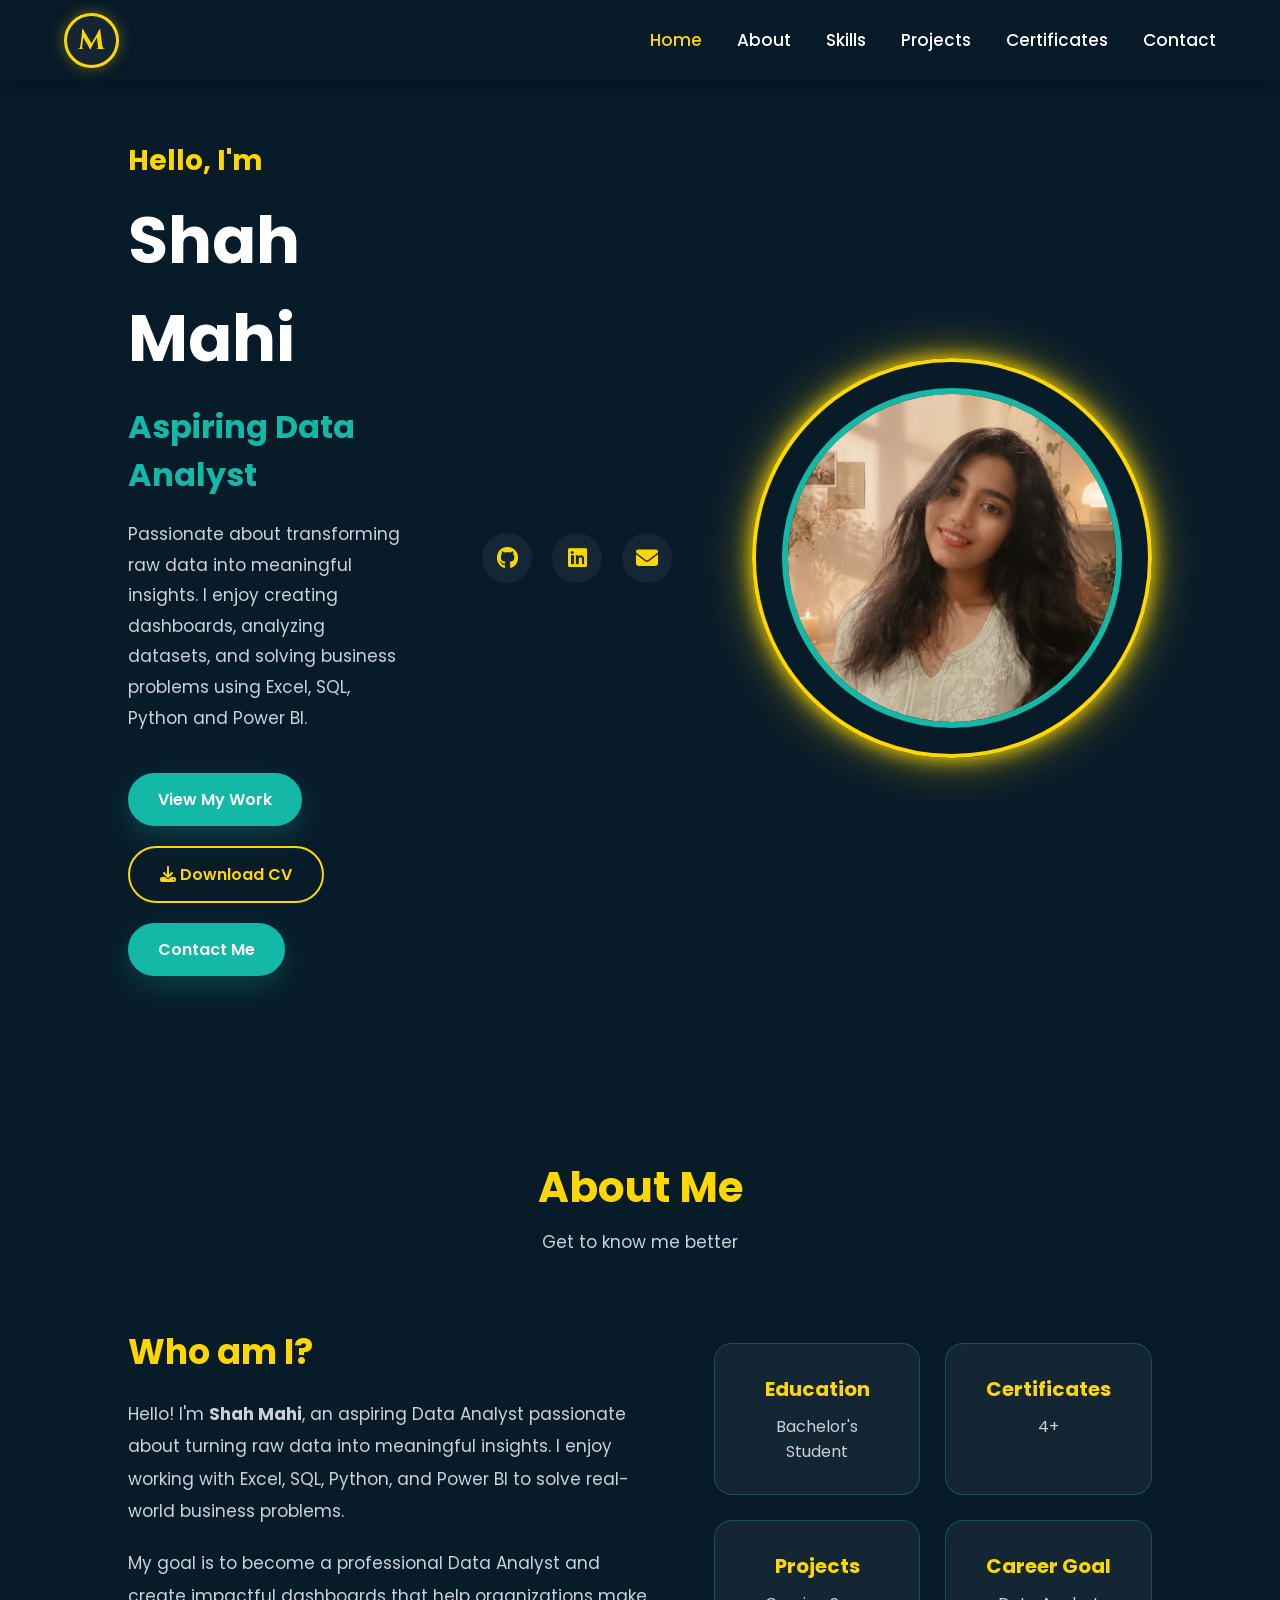
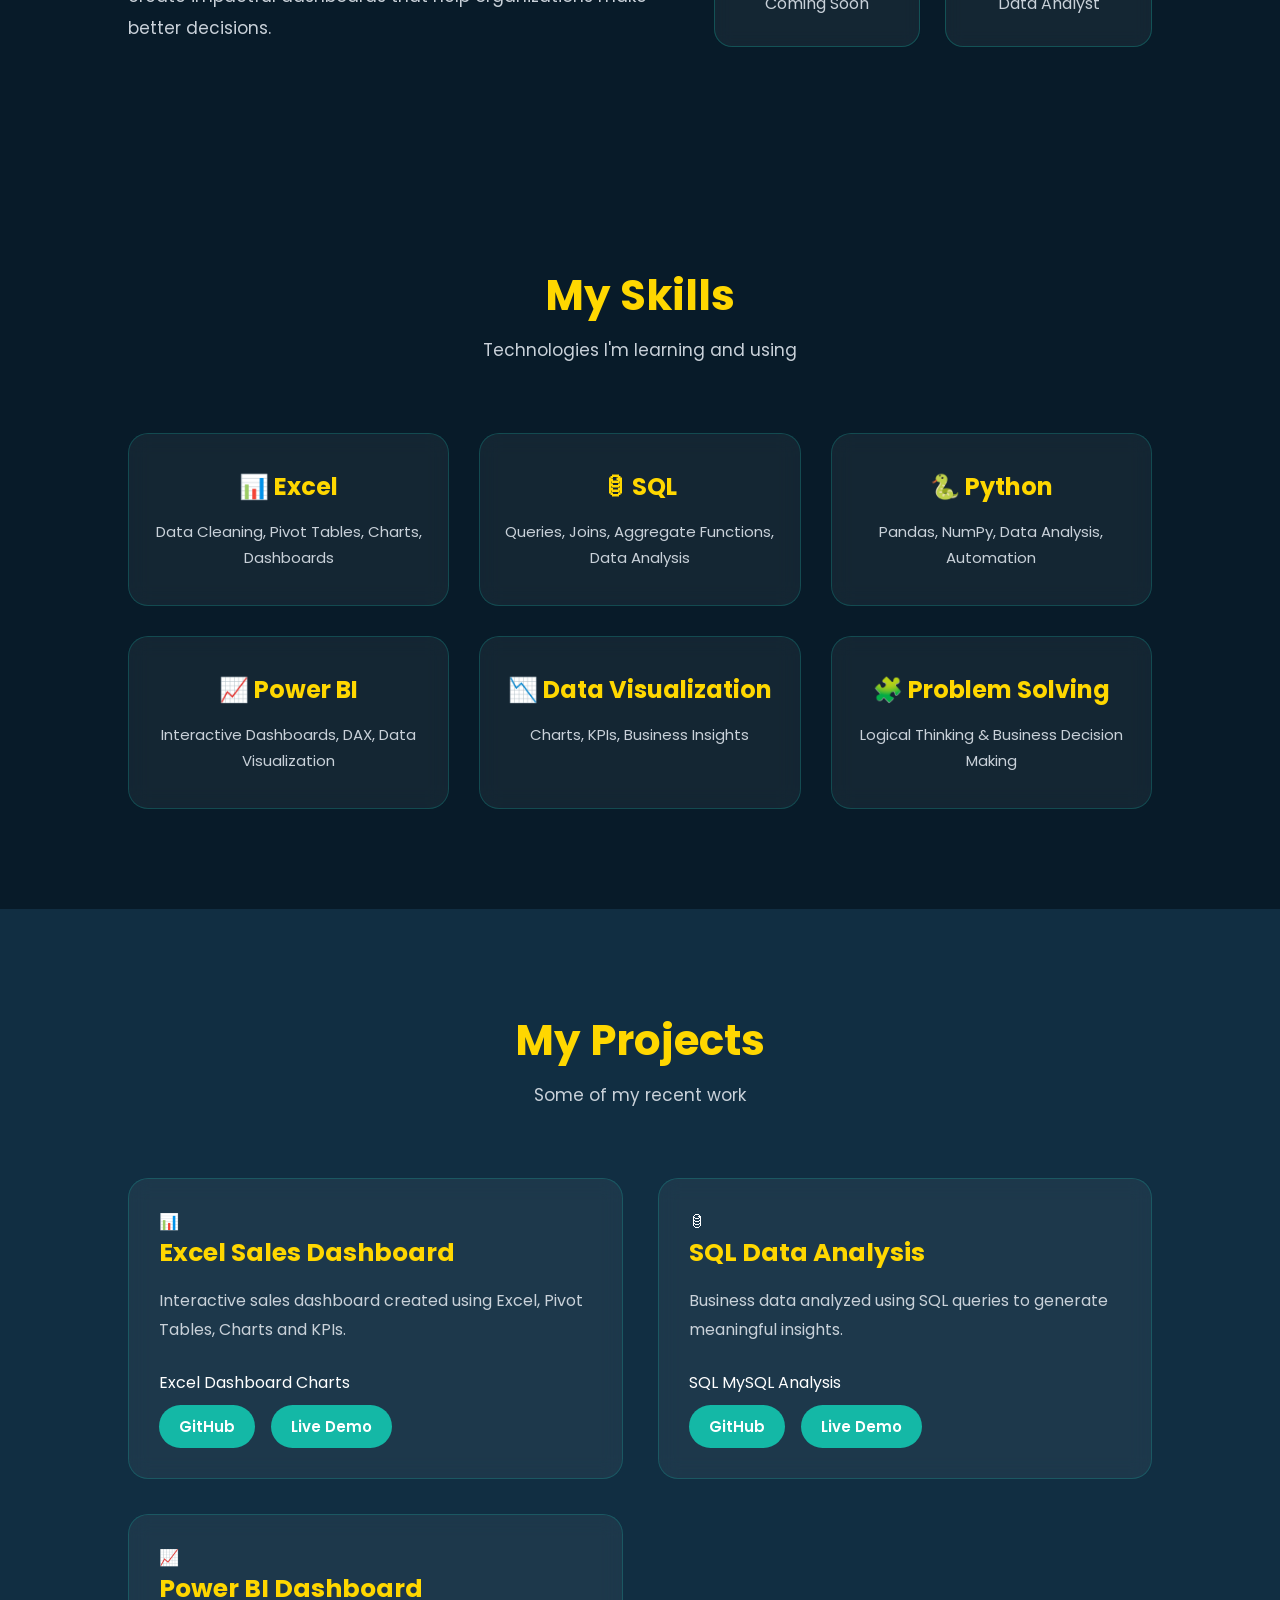
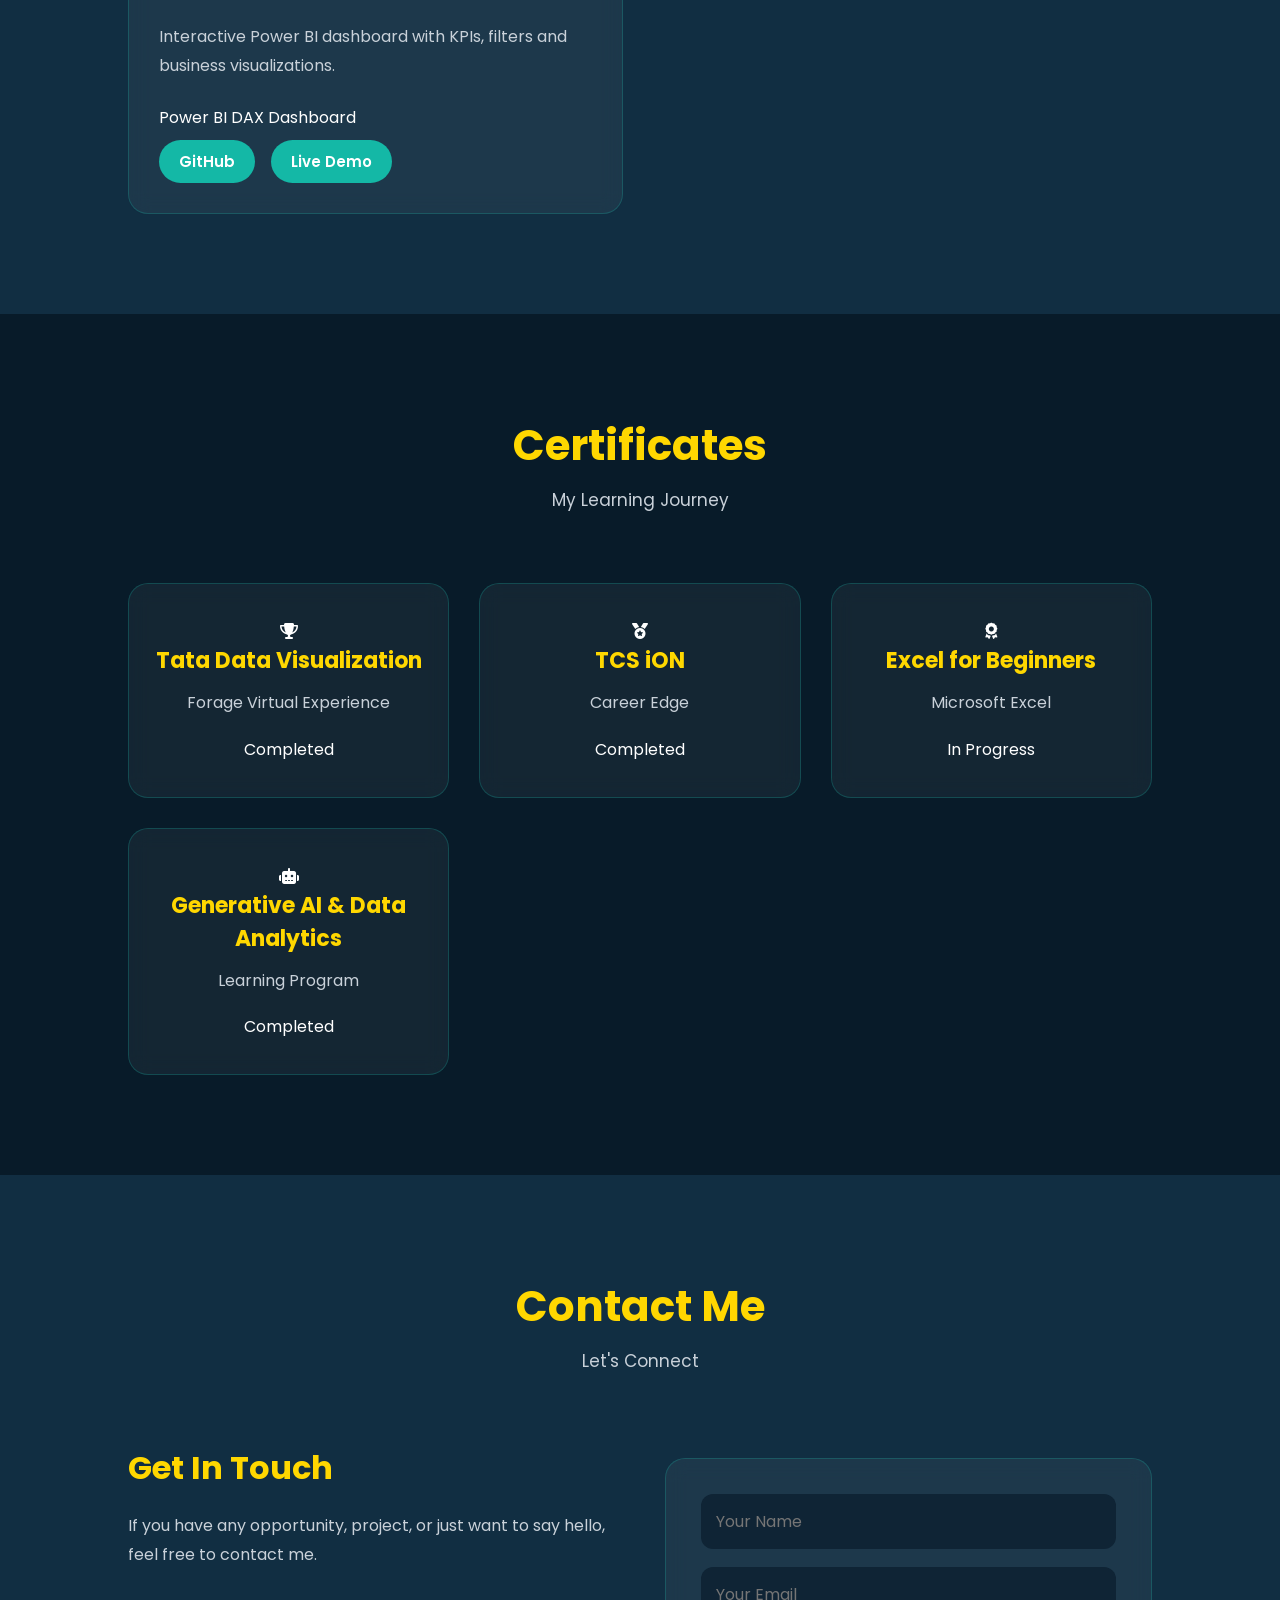
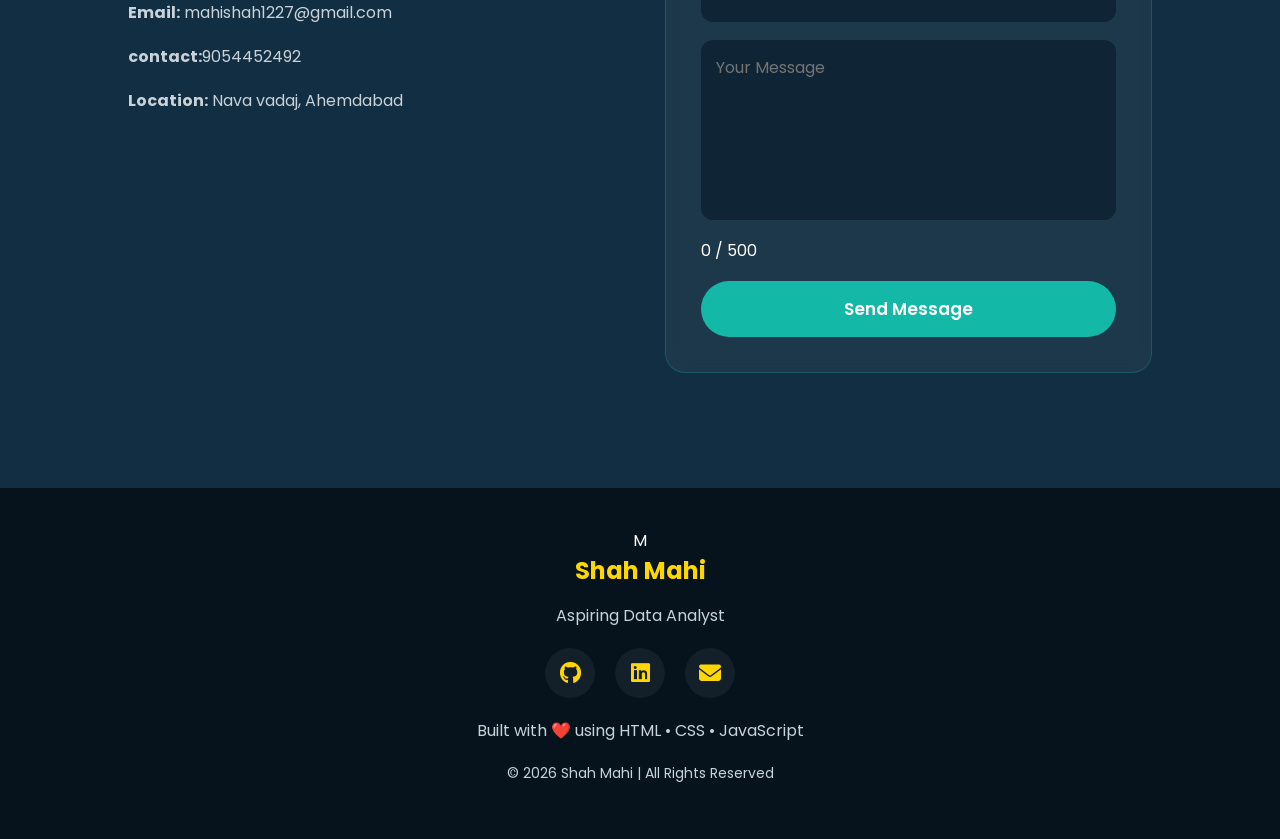
<file: index.html>
<!DOCTYPE html>
<html lang="en">

<head>
    <link rel="stylesheet"
href="https://cdnjs.cloudflare.com/ajax/libs/font-awesome/6.6.0/css/all.min.css">

    <meta charset="UTF-8">
    <meta name="viewport" content="width=device-width, initial-scale=1.0">
    <meta name="google-site-verification" content="YDtyDFJp9Hho7QCiKLSAFM_Q5_xYfWONEegx1Y0Kzxg" />

    <title>Shah Mahi | Portfolio</title>
    <link rel="icon" type="image/png" href="favicon.png">

    <link rel="stylesheet" href="style.css">

    <link rel="preconnect" href="https://fonts.googleapis.com">

    <link rel="preconnect" href="https://fonts.gstatic.com" crossorigin>

    <link href="https://fonts.googleapis.com/css2?family=Cinzel:wght@700&family=Poppins:wght@300;400;500;600;700&display=swap" rel="stylesheet">

</head>


<body>
    <!-- ========== LOADER ========== -->

<div id="loader">

    <div class="loader-logo">
        <span>M</span>
    </div>

</div>

<!-- ================= NAVBAR ================= -->

<header>

    <nav>

        <div class="logo">

            <span>M</span>

        </div>

        <ul>

            <li><a href="#home">Home</a></li>

            <li><a href="#about">About</a></li>

            <li><a href="#skills">Skills</a></li>

            <li><a href="#projects">Projects</a></li>

            <li><a href="#certificates">Certificates</a></li>

            <li><a href="#contact">Contact</a></li>

        </ul>

    </nav>

</header>

<!-- ================= HERO ================= -->

<section class="hero" id="home">

    <div class="hero-content">

        <h3>Hello, I'm</h3>

        <h1>Shah Mahi</h1>

        <h2>

            <span id="typing"></span>

        </h2>

        <p>

            Passionate about transforming raw data into meaningful insights.
            I enjoy creating dashboards, analyzing datasets, and solving
            business problems using Excel, SQL, Python and Power BI.

        </p>

        <div class="hero-btn">

            <a href="#projects" class="btn1">

                View My Work

            </a>
            <a href="Shah Mahi.pdf" 
           
            class="btn2"
   download>
   <i class="fa-solid fa-download"></i> Download CV
</a>



            <a href="#contact" class="btn1">

                Contact Me

            </a>

        </div>

    </div>
    <div class="footer-social">

            <a href="https://github.com/MahiShah-01" target="_blank">
                <i class="fa-brands fa-github"></i>
            </a>

            <a href="https://www.linkedin.com/in/mahi-shah-472129420" target="_blank">
                <i class="fa-brands fa-linkedin"></i>
            </a>

            <a href="mailto:mahishah1227@gmail.com">
                <i class="fa-solid fa-envelope"></i>
            </a>

        </div>



    <div class="hero-image">

        <div class="image-box">

            <div class="ring"></div>

            <img src="profile.jpeg" alt="profile">
        

        </div>

    </section>
<!-- ================= ABOUT ================= -->

<section id="about" class="scroll-mt-24">

    <div class="section-title">
        <h2>About Me</h2>
        <p>Get to know me better</p>
    </div>

    <div class="about-container">

        <div class="about-text">

            <h3>Who am I?</h3>

            <p>
                Hello! I'm <strong>Shah Mahi</strong>, an aspiring Data Analyst
                passionate about turning raw data into meaningful insights.
                I enjoy working with Excel, SQL, Python, and Power BI to
                solve real-world business problems.
            </p>

            <p>
                My goal is to become a professional Data Analyst and create
                impactful dashboards that help organizations make better
                decisions.
            </p>

        </div>

        <div class="about-info">

            <div class="info-card">
                <h4>Education</h4>
                <p>Bachelor's Student</p>
            </div>

            <div class="info-card">
                <h4>Certificates</h4>
                <p>4+</p>
            </div>

            <div class="info-card">
                <h4>Projects</h4>
                <p>Coming Soon</p>
            </div>

            <div class="info-card">
                <h4>Career Goal</h4>
                <p>Data Analyst</p>
            </div>

        </div>

    </div>

</section>

<!-- ================= SKILLS ================= -->

<section id="skills" class="skills">

    <div class="section-title">
        <h2>My Skills</h2>
        <p>Technologies I'm learning and using</p>
    </div>

    <div class="skills-container">
<div class="skill-card">
    <h3>📊 Excel</h3>
    <p>Data Cleaning, Pivot Tables, Charts, Dashboards</p>
</div>

<div class="skill-card">
    <h3>🛢 SQL</h3>
    <p>Queries, Joins, Aggregate Functions, Data Analysis</p>
</div>

<div class="skill-card">
    <h3>🐍 Python</h3>
    <p>Pandas, NumPy, Data Analysis, Automation</p>
</div>

<div class="skill-card">
    <h3>📈 Power BI</h3>
    <p>Interactive Dashboards, DAX, Data Visualization</p>
</div>

<div class="skill-card">
    <h3>📉 Data Visualization</h3>
    <p>Charts, KPIs, Business Insights</p>
</div>

<div class="skill-card">
    <h3>🧩 Problem Solving</h3>
    <p>Logical Thinking & Business Decision Making</p>
</div>
        

    </div>

</section>
<!-- ================= PROJECTS ================= -->

<section id="projects" class="projects">

    <div class="section-title">
        <h2>My Projects</h2>
        <p>Some of my recent work</p>
    </div>

    <div class="projects-container">

        <div class="project-card">

            <div class="project-icon">
                📊
            </div>

            <h3>Excel Sales Dashboard</h3>

            <p>
                Interactive sales dashboard created using Excel,
                Pivot Tables, Charts and KPIs.
            </p>

            <div class="tech-stack">
                <span>Excel</span>
                <span>Dashboard</span>
                <span>Charts</span>
            </div>

            <div class="project-btns">
                <a href="#">GitHub</a>
                <a href="#">Live Demo</a>
            </div>

        </div>

        <div class="project-card">

            <div class="project-icon">
                🛢
            </div>

            <h3>SQL Data Analysis</h3>

            <p>
                Business data analyzed using SQL queries to
                generate meaningful insights.
            </p>

            <div class="tech-stack">
                <span>SQL</span>
                <span>MySQL</span>
                <span>Analysis</span>
            </div>

            <div class="project-btns">
                <a href="#">GitHub</a>
                <a href="#">Live Demo</a>
            </div>

        </div>

        <div class="project-card">

            <div class="project-icon">
                📈
            </div>

            <h3>Power BI Dashboard</h3>

            <p>
                Interactive Power BI dashboard with KPIs,
                filters and business visualizations.
            </p>

            <div class="tech-stack">
                <span>Power BI</span>
                <span>DAX</span>
                <span>Dashboard</span>
            </div>

            <div class="project-btns">
                <a href="#">GitHub</a>
                <a href="#">Live Demo</a>
            </div>

        </div>

    </div>

</section>
<!-- ================= CERTIFICATES ================= -->
<section id="certificates" class="certificates">

    <div class="section-title">
        <h2>Certificates</h2>
        <p>My Learning Journey</p>
    </div>

    <div class="certificate-container">

        <div class="certificate-card">
            <i class="fa-solid fa-trophy"></i>
            <h3>Tata Data Visualization</h3>
            <p>Forage Virtual Experience</p>
            <span class="badge completed">Completed</span>
        </div>

        <div class="certificate-card">
            <i class="fa-solid fa-medal"></i>
            <h3>TCS iON</h3>
            <p>Career Edge</p>
            <span class="badge progress">Completed</span>
        </div>

        <div class="certificate-card">
            <i class="fa-solid fa-award"></i>
            <h3>Excel for Beginners</h3>
            <p>Microsoft Excel</p>
            <span class="badge progress">In Progress</span>
        </div>

        <div class="certificate-card">
            <i class="fa-solid fa-robot"></i>
            <h3>Generative AI & Data Analytics</h3>
            <p>Learning Program</p>
            <span class="badge progress">Completed</span>
        </div>

    </div>

</section>
<!-- ================= CONTACT ================= -->

<section id="contact" class="contact">

    <div class="section-title">
        <h2>Contact Me</h2>
        <p>Let's Connect</p>
    </div>

    <div class="contact-container">

        <div class="contact-info">

            <h3>Get In Touch</h3>

            <p>If you have any opportunity, project, or just want to say hello, feel free to contact me.</p>

            <div class="contact-details">

                <p><strong>Email:</strong> mahishah1227@gmail.com </p>
                <p><strong>contact:</strong>9054452492</p>
                 <p><strong>Location:</strong> Nava vadaj, Ahemdabad</p>

               <div class="contact-map">
                <iframe
    src="https://www.google.com/maps/embed?pb=!1m18!1m12!1m3!1d14683.046063386959!2d72.55509279331186!3d23.069203266254007!2m3!1f0!2f0!3f0!3m2!1i1024!2i768!4f13.1!3m3!1m2!1s0x395e837dd0b01659%3A0x49145d3bc6edefea!2sNava%20Vadaj%2C%20Ahmedabad%2C%20Gujarat!5e0!3m2!1sen!2sin!4v1783709997104!5m2!1sen!2sin"
    width="100%"
    height="250"
    style="border:0; border-radius:15px;"
    allowfullscreen=""
    loading="lazy"
    referrerpolicy="strict-origin-when-cross-origin">
</iframe>

</div>

            </div>

        </div>

        <div class="contact-form">

           <form action="https://formspree.io/f/maqrwenl" method="POST">

    <input type="text"
           name="name"
           placeholder="Your Name"
           maxlength="40"
           required>

    <input type="email"
           name="email"
           placeholder="Your Email"
           required>

    <textarea
        name="message"
        placeholder="Your Message"
        rows="6"
        maxlength="500"
        required></textarea>

    <p id="charCount">0 / 500</p>

    <button type="submit">Send Message</button>

</form>
        </div>

    </div>

</section>

<!-- ================= FOOTER ================= -->

<footer class="footer">

    <div class="footer-content">

        <div class="footer-logo">
            <span>M</span>
        </div>

        <h2>Shah Mahi</h2>

        <p>Aspiring Data Analyst</p>

        <div class="footer-social">

            <a href="https://github.com/MahiShah-01" target="_blank">
                <i class="fa-brands fa-github"></i>
            </a>

            <a href="https://www.linkedin.com/in/mahi-shah-472129420" target="_blank">
                <i class="fa-brands fa-linkedin"></i>
            </a>

            <a href="mailto:mahishah1227@gmail.com">
                <i class="fa-solid fa-envelope"></i>
            </a>

        </div>

        <p class="made">
            Built with ❤️ using HTML • CSS • JavaScript
        </p>

        <p class="copyright">
            © 2026 Shah Mahi | All Rights Reserved
        </p>

    </div>

</footer>
<button id="topBtn">
↑
</button>


<script src="script.js"></script>
</body>

</html>
</file>
<file: style.css>
/*==================================================
                    GOOGLE FONTS
==================================================*/

@import url('https://fonts.googleapis.com/css2?family=Poppins:wght@300;400;500;600;700;800&display=swap');


/*==================================================
                    ROOT COLORS
==================================================*/

:root{

    --bg-color:#081b29;
    --second-bg:#112e42;
    --main-color:#00abf0;
    --text-color:#ffffff;
    --paragraph-color:#b7c6d3;

    --card-bg:rgba(255,255,255,.05);

    --shadow:0 8px 30px rgba(0,171,240,.25);

    --transition:.4s ease;

}


/*==================================================
                    GLOBAL RESET
==================================================*/

*{

    margin:0;
    padding:0;
    box-sizing:border-box;
    scroll-behavior:smooth;
    font-family:'Poppins',sans-serif;

}

html{

    scroll-behavior:smooth;

}

body{

    background:var(--bg-color);

    color:var(--text-color);

    overflow-x:hidden;

}

section{

    padding:100px 10%;

    scroll-margin-top:90px;

}

img{

    max-width:100%;

    display:block;

}

a{

    text-decoration:none;

}

ul{

    list-style:none;

}

button{

    border:none;

    cursor:pointer;

}


/*==================================================
                CUSTOM SCROLLBAR
==================================================*/

::-webkit-scrollbar{

    width:10px;

}

::-webkit-scrollbar-track{

    background:#071520;

}

::-webkit-scrollbar-thumb{

    background:var(--main-color);

    border-radius:20px;

}

::-webkit-scrollbar-thumb:hover{

    background:#36c4ff;

}
/*==================================================
                        LOADER
==================================================*/

#loader{

    position:fixed;

    top:0;

    left:0;

    width:100%;

    height:100vh;

    background:#081b29;

    display:flex;

    justify-content:center;

    align-items:center;

    z-index:99999;

    transition:opacity .8s ease, visibility .8s ease;

}

.loader-logo{

    width:120px;

    height:120px;

    border-radius:50%;

    border:5px solid rgba(255,255,255,.15);

    border-top:5px solid var(--main-color);

    display:flex;

    justify-content:center;

    align-items:center;

    animation:loaderSpin 1.2s linear infinite;

}

.loader-logo span{

    font-size:55px;

    font-weight:700;

    color:var(--main-color);

    text-shadow:0 0 20px var(--main-color);

}

@keyframes loaderSpin{

    100%{

        transform:rotate(360deg);

    }

}
/*==================================================
                    HEADER
==================================================*/

header{

    position: fixed;

    top: 0;

    left: 0;

    width: 100%;

    z-index: 1000;

    background: rgba(8, 27, 41, 0.90);

    backdrop-filter: blur(10px);

    box-shadow: 0 5px 20px rgba(0,0,0,0.25);

}


/*==================================================
                    NAVBAR
==================================================*/

nav{

    width: 90%;

    max-width: 1300px;

    margin: auto;

    height: 80px;

    display: flex;

    justify-content: space-between;

    align-items: center;

}

/*==================================================
                    LOGO
==================================================*/

.logo{

    width:55px;

    height:55px;

    border:3px solid var(--gold);

    border-radius:50%;

    display:flex;

    justify-content:center;

    align-items:center;

    font-size:28px;

    font-weight:700;

    color:var(--gold);

    background:rgba(255,255,255,.05);

    box-shadow:
    0 0 15px rgba(255,215,0,.35);

    transition:.4s;

}

.logo:hover{

    transform:rotate(360deg) scale(1.08);

    box-shadow:
    0 0 30px rgba(255,215,0,.7);

}

.logo span{

    font-family:"Cinzel",serif;

}


/*==================================================
                    NAV LINKS
==================================================*/

nav ul{

    display: flex;

    align-items: center;

    gap: 35px;

}

nav ul li{

    list-style: none;

}

nav ul li a{

    color: white;

    text-decoration: none;

    font-size: 17px;

    font-weight: 500;

    transition: .3s;

    position: relative;

}


/*==================================================
                NAV LINK HOVER
==================================================*/

nav ul li a::after{

    content: "";

    position: absolute;

    left: 0;

    bottom: -6px;

    width: 0;

    height: 2px;

    background: #FFD700;

    transition: .4s;

}

nav ul li a:hover{

    color: #FFD700;

}

nav ul li a:hover::after{

    width: 100%;

}


/*==================================================
                ACTIVE NAV LINK
==================================================*/

nav ul li a.active{

    color: #FFD700;

}
/*==================================================
                    COLOR PALETTE
==================================================*/

:root{

    --bg-color:#081b29;

    --second-bg:#112e42;

    --main-color:#14B8A6;      /* Teal */

    --gold:#FFD700;            /* Gold */

    --text-color:#ffffff;

    --paragraph:#c9d1d9;

    --card-bg:rgba(255,255,255,.05);

    --shadow:0 10px 30px rgba(20,184,166,.25);

    --transition:.4s ease;

}
/*==================================================
                    HERO SECTION
==================================================*/

.hero{

    min-height:100vh;

    display:flex;

    justify-content:space-between;

    align-items:center;

    gap:80px;

    padding:140px 10% 80px;

}


/*==================================================
                  HERO CONTENT
==================================================*/

.hero-content{

    flex:1;

}

.hero-content h3{

    font-size:28px;

    color:var(--gold);

    margin-bottom:10px;

}

.hero-content h1{

    font-size:65px;

    font-weight:700;

    color:var(--text-color);

    margin-bottom:15px;

}

.hero-content h2{

    font-size:32px;

    color:var(--main-color);

    min-height:45px;

    margin-bottom:20px;

}

.hero-content p{

    color:var(--paragraph);

    font-size:17px;

    line-height:1.8;

    max-width:650px;

}


/*==================================================
                  HERO BUTTONS
==================================================*/

.hero-btn{

    display:flex;

    gap:20px;

    flex-wrap:wrap;

    margin-top:40px;

}

.hero-btn a{

    padding:14px 30px;

    border-radius:50px;

    font-weight:600;

    transition:.4s;

}


/* Primary Button */

.btn1{

    background:var(--main-color);

    color:white;

    box-shadow:var(--shadow);

}

.btn1:hover{

    transform:translateY(-5px);

    background:#0ea796;

}


/* Secondary Button */

.btn2{

    border:2px solid var(--gold);

    color:var(--gold);

}

.btn2:hover{

    background:var(--gold);

    color:#081b29;

    transform:translateY(-5px);

}


/*==================================================
                  HERO IMAGE
==================================================*/

.hero-image{

    flex:1;

    display:flex;

    justify-content:center;

}


/*==================================================
                    IMAGE BOX
==================================================*/

.image-box{

    position:relative;

    width:400px;

    height:400px;

    border-radius:50%;

    display:flex;

    justify-content:center;

    align-items:center;

}


/*==================================================
                    GLOWING RING
==================================================*/

.ring{

    position:absolute;

    width:100%;

    height:100%;

    border-radius:50%;

    border:4px solid var(--gold);

    box-shadow:

    0 0 20px var(--gold),

    0 0 50px rgba(255,215,0,.5);

    animation:rotateRing 10s linear infinite;

}


/*==================================================
                  PROFILE IMAGE
==================================================*/

.image-box img{

    width:340px;

    height:340px;

    object-fit:cover;

    border-radius:50%;

    border:6px solid var(--main-color);

    z-index:2;

}


/*==================================================
                  RING ANIMATION
==================================================*/

@keyframes rotateRing{

    100%{

        transform:rotate(360deg);

    }

}
/*==================================================
                    ABOUT SECTION
==================================================*/

.about{

    background:var(--second-bg);

}

.about-container{

    display:grid;

    grid-template-columns:1.2fr 1fr;

    gap:60px;

    align-items:center;

}

.about-text h3{

    font-size:35px;

    color:var(--gold);

    margin-bottom:20px;

}

.about-text p{

    color:var(--paragraph);

    line-height:1.9;

    font-size:17px;

    margin-bottom:20px;

}


/*==================================================
                    ABOUT INFO
==================================================*/

.about-info{

    display:grid;

    grid-template-columns:repeat(2,1fr);

    gap:25px;

}


/*==================================================
                    INFO CARD
==================================================*/

.info-card{

    background:var(--card-bg);

    border:1px solid rgba(20,184,166,.3);

    border-radius:18px;

    padding:30px;

    text-align:center;

    transition:.4s;

    backdrop-filter:blur(8px);

}

.info-card:hover{

    transform:translateY(-8px);

    border-color:var(--gold);

    box-shadow:0 0 25px rgba(255,215,0,.2);

}

.info-card h4{

    color:var(--gold);

    font-size:20px;

    margin-bottom:10px;

}

.info-card p{

    color:var(--paragraph);

}
/*==================================================
                  SECTION TITLE
==================================================*/

.section-title{

    text-align:center;

    margin-bottom:70px;

}

.section-title h2{

    font-size:42px;

    color:var(--gold);

    margin-bottom:10px;

}

.section-title p{

    color:var(--paragraph);

    font-size:17px;

}
/*==================================================
                    SKILLS SECTION
==================================================*/

.skills{

    padding:100px 10%;

    background:var(--bg-color);

}

.skills-container{

    display:grid;

    grid-template-columns:repeat(auto-fit,minmax(250px,1fr));

    gap:30px;

    margin-top:50px;

}


/*==================================================
                    SKILL CARD
==================================================*/

.skill-card{

    background:var(--card-bg);

    border:1px solid rgba(20,184,166,.25);

    border-radius:20px;

    padding:35px 25px;

    text-align:center;

    transition:.4s;

    backdrop-filter:blur(10px);

    cursor:pointer;

}


/*==================================================
                SKILL CARD HOVER
==================================================*/

.skill-card:hover{

    transform:translateY(-10px);

    border-color:var(--gold);

    box-shadow:0 0 30px rgba(20,184,166,.35);

}


/*==================================================
                    SKILL ICON
==================================================*/

.skill-card h3{

    font-size:24px;

    color:var(--gold);

    margin-bottom:15px;

}


/*==================================================
                SKILL DESCRIPTION
==================================================*/

.skill-card p{

    color:var(--paragraph);

    line-height:1.7;

    font-size:15px;

}
/*==================================================
                    PROJECTS SECTION
==================================================*/

.projects{

    padding:100px 10%;

    background:var(--second-bg);

}

.projects-container{

    display:grid;

    grid-template-columns:repeat(auto-fit,minmax(320px,1fr));

    gap:35px;

    margin-top:50px;

}


/*==================================================
                    PROJECT CARD
==================================================*/

.project-card{

    background:var(--card-bg);

    border:1px solid rgba(20,184,166,.25);

    border-radius:20px;

    padding:30px;

    transition:var(--transition);

    backdrop-filter:blur(10px);

}

.project-card:hover{

    transform:translateY(-12px);

    border-color:var(--gold);

    box-shadow:0 0 30px rgba(255,215,0,.20);

}


/*==================================================
                  PROJECT TITLE
==================================================*/

.project-card h3{

    font-size:25px;

    color:var(--gold);

    margin-bottom:15px;

}


/*==================================================
                PROJECT DESCRIPTION
==================================================*/

.project-card p{

    color:var(--paragraph);

    line-height:1.8;

    margin-bottom:25px;

}


/*==================================================
                PROJECT BUTTONS
==================================================*/

.project-card a{

    display:inline-block;

    margin-right:12px;

    margin-top:10px;

    padding:10px 20px;

    border-radius:30px;

    background:var(--main-color);

    color:white;

    font-size:15px;

    font-weight:600;

    transition:.4s;

}

.project-card a:hover{

    background:var(--gold);

    color:#081b29;

    transform:translateY(-3px);

}
/*==================================================
                CERTIFICATES SECTION
==================================================*/

.certificates{

    padding:100px 10%;

    background:var(--bg-color);

}

.certificate-container{

    display:grid;

    grid-template-columns:repeat(auto-fit,minmax(260px,1fr));

    gap:30px;

    margin-top:50px;

}


/*==================================================
                CERTIFICATE CARD
==================================================*/

.certificate-card{

    background:var(--card-bg);

    border:1px solid rgba(20,184,166,.25);

    border-radius:20px;

    padding:35px 25px;

    text-align:center;

    transition:.4s;

    backdrop-filter:blur(10px);

}

.certificate-card:hover{

    transform:translateY(-10px);

    border-color:var(--gold);

    box-shadow:0 0 30px rgba(255,215,0,.20);

}


/*==================================================
            CERTIFICATE IMAGE
==================================================*/

.certificate-card img{

    width:90px;

    margin:0 auto 20px;

}


/*==================================================
            CERTIFICATE TITLE
==================================================*/

.certificate-card h3{

    color:var(--gold);

    font-size:22px;

    margin-bottom:12px;

}


/*==================================================
        CERTIFICATE DESCRIPTION
==================================================*/

.certificate-card p{

    color:var(--paragraph);

    line-height:1.7;

    margin-bottom:20px;

}


/*==================================================
        CERTIFICATE BUTTON
==================================================*/

.certificate-card a{

    display:inline-block;

    padding:10px 22px;

    background:var(--main-color);

    color:#fff;

    border-radius:30px;

    font-weight:600;

    transition:.4s;

}

.certificate-card a:hover{

    background:var(--gold);

    color:#081b29;

}
/*==================================================
                  CONTACT SECTION
==================================================*/

.contact{

    background:var(--second-bg);

    padding:100px 10%;

}

.contact-container{

    display:grid;

    grid-template-columns:1fr 1fr;

    gap:50px;

    align-items:center;

}


/*==================================================
                CONTACT INFO
==================================================*/

.contact-info h3{

    font-size:32px;

    color:var(--gold);

    margin-bottom:20px;

}

.contact-info p{

    color:var(--paragraph);

    line-height:1.8;

    margin-bottom:15px;

}

.contact-details{

    margin-top:30px;

}


/*==================================================
                  CONTACT FORM
==================================================*/

.contact-form{

    background:var(--card-bg);

    padding:35px;

    border-radius:20px;

    border:1px solid rgba(20,184,166,.25);

    backdrop-filter:blur(10px);

}

.contact-form form{

    display:flex;

    flex-direction:column;

    gap:18px;

}

.contact-form input,
.contact-form textarea{

    width:100%;

    padding:15px;

    border:none;

    outline:none;

    border-radius:12px;

    background:#0f2435;

    color:#fff;

    font-size:16px;

}

.contact-form textarea{

    resize:none;

}

.contact-form button{

    background:var(--main-color);

    color:#fff;

    padding:15px;

    border:none;

    border-radius:30px;

    font-size:17px;

    font-weight:600;

    cursor:pointer;

    transition:.4s;

}

.contact-form button:hover{

    background:var(--gold);

    color:#081b29;

}
/*==================================================
                      FOOTER
==================================================*/

.footer{

    background:#06131d;

    padding:40px 10%;

    text-align:center;

}

.footer h2{

    color:var(--gold);

    margin-bottom:15px;

}

.footer p{

    color:var(--paragraph);

    margin-bottom:15px;

}

.footer-social{

    display:flex;

    justify-content:center;

    gap:20px;

    margin:20px 0;

}

.footer-social a{

    width:50px;

    height:50px;

    display:flex;

    justify-content:center;

    align-items:center;

    border-radius:50%;

    background:rgba(255,255,255,.05);

    color:var(--gold);

    font-size:22px;

    transition:.4s;

}

.footer-social a:hover{

    background:var(--gold);

    color:#081b29;

    transform:translateY(-5px);

}

.copyright{

    margin-top:20px;

    font-size:14px;

}
/*==================================================
                BACK TO TOP BUTTON
==================================================*/

#topBtn{

    position:fixed;

    right:25px;

    bottom:25px;

    width:50px;

    height:50px;

    border:none;

    border-radius:50%;

    background:var(--gold);

    color:#081b29;

    font-size:22px;

    cursor:pointer;

    display:none;

    transition:.4s;

    z-index:999;

}

#topBtn:hover{

    transform:translateY(-5px);

    box-shadow:0 0 20px var(--gold);

}
/*==================================================
                RESPONSIVE DESIGN
==================================================*/

/* ---------- Laptop ---------- */

@media(max-width:1200px){

    .hero{

        gap:50px;

    }

    .hero-content h1{

        font-size:55px;

    }

}


/* ---------- Tablet ---------- */

@media(max-width:991px){

    section{

        padding:80px 6%;

    }

    nav{

        padding:18px 6%;

    }

    .hero{

        flex-direction:column-reverse;

        text-align:center;

    }

    .hero-content p{

        margin:auto;

    }

    .hero-btn{

        justify-content:center;

    }

    .about-container{

        grid-template-columns:1fr;

    }

    .contact-container{

        grid-template-columns:1fr;

    }

}


/* ---------- Mobile ---------- */

@media(max-width:768px){

    .hero-content h1{

        font-size:42px;

    }

    .hero-content h2{

        font-size:24px;

    }

    .hero-content h3{

        font-size:22px;

    }

    .image-box{

        width:300px;

        height:300px;

    }

    .image-box img{

        width:250px;

        height:250px;

    }

    .about-info{

        grid-template-columns:1fr;

    }

    .projects-container{

        grid-template-columns:1fr;

    }

    .skills-container{

        grid-template-columns:1fr;

    }

    .certificate-container{

        grid-template-columns:1fr;

    }

}


/* ---------- Small Mobile ---------- */

@media(max-width:480px){

    .hero{

        padding-top:120px;

    }

    .hero-content h1{

        font-size:34px;

    }

    .hero-btn{

        flex-direction:column;

    }

    .hero-btn a{

        width:100%;

        text-align:center;

    }

    .section-title h2{

        font-size:32px;

    }

}
</file>
